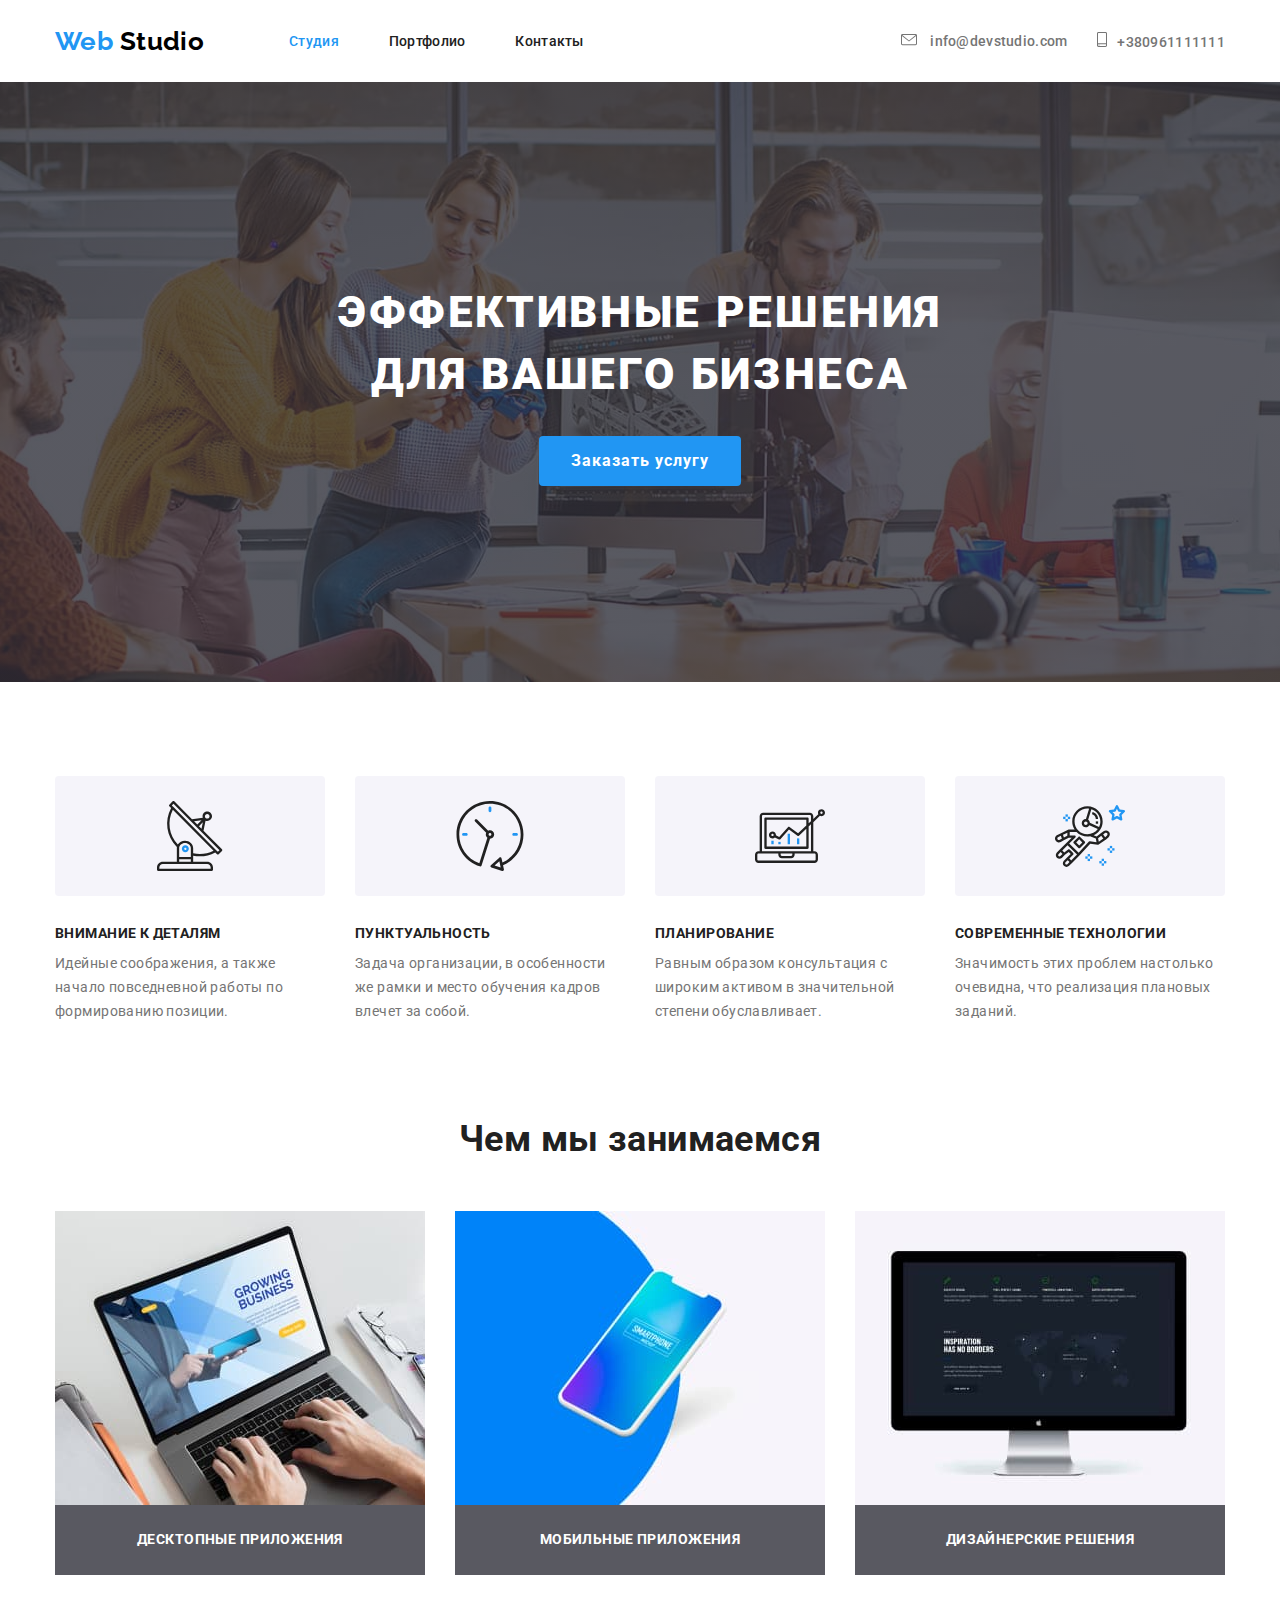
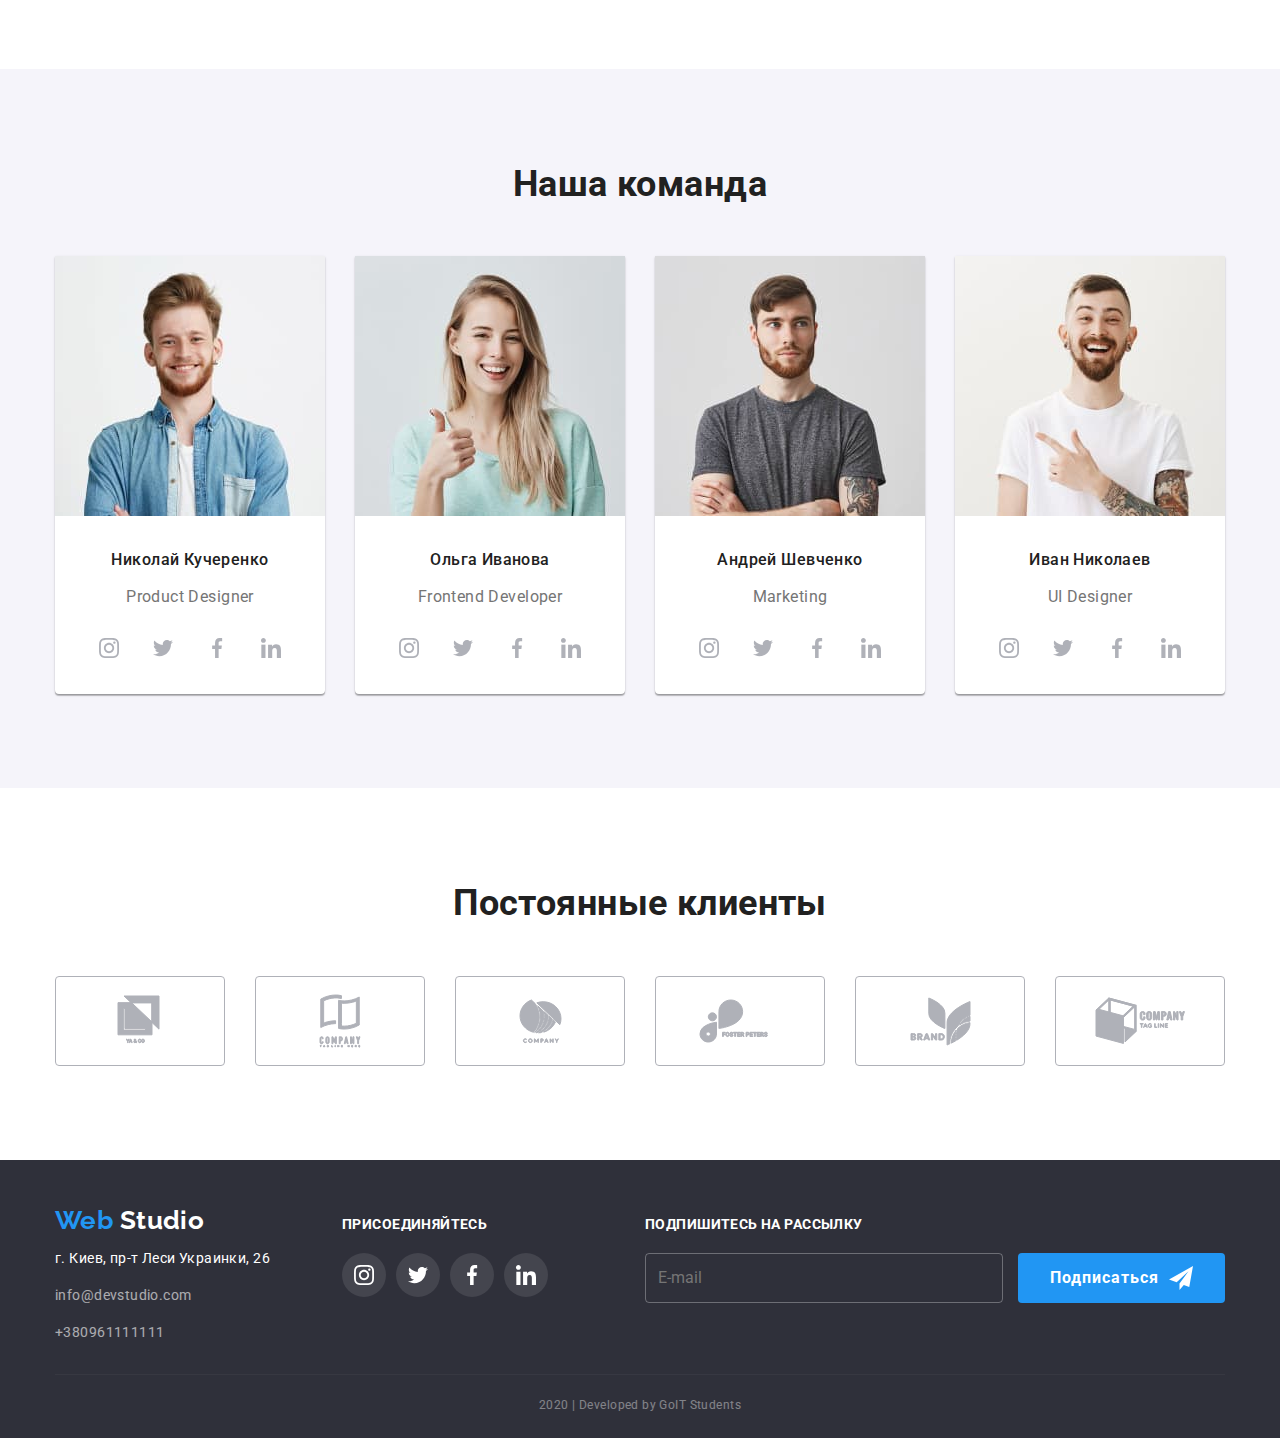
<file: index.html>
<!DOCTYPE html>
<html lang="ru">
  <head>
    <meta charset="UTF-8" />
    <meta name="viewport" content="width=device-width, initial-scale=1.0" />
    <meta http-equiv="X-UA-Compatible" content="IE=Edge" />
    <meta name="description" content="" />
    <link href="https://fonts.googleapis.com/css2?family=Raleway:wght@700&family=Roboto:wght@400;500;700;900&display=swap" rel="stylesheet" />
    <link rel="stylesheet" href="https://cdnjs.cloudflare.com/ajax/libs/modern-normalize/0.6.0/modern-normalize.min.css" />
    <link rel="stylesheet" href="./css/main.css" />
    <title>Студия</title>
  </head>

  <body>
    <!-- Top Line - Navigation panel -->
    <header>
      <div class="container nav">
        <nav class="main-nav">
          <a class="header-logo" href="./" lang="en"><span class="logo-item">Web</span>&nbsp;Studio</a>
          <ul class="site-nav">
            <li class="nav-item"><a class="nav-link current" href="./">Студия</a></li>
            <li class="nav-item"><a class="nav-link" href="./portfolio.html">Портфолио</a></li>
            <li class="nav-item"><a class="nav-link" href="#">Контакты</a></li>
          </ul>
        </nav>
        <ul class="header-adress">
          <li class="adress-item">
            <a class="adress-link" href="mailto:info@devstudio.com" lang="en"
              ><svg class="adress-icon">
                <use href="./images/sprite.svg#envelope-icon"></use>
              </svg>
              info@devstudio.com</a
            >
          </li>
          <li class="adress-item">
            <a class="adress-link" href="tel:+380961111111"
              ><svg class="phone-icon">
                <use href="./images/sprite.svg#phone-icon"></use></svg
              >+380961111111</a
            >
          </li>
        </ul>
      </div>
    </header>

    <!-- Main content -->
    <main>
      <!-- Hero -->
      <section class="hero">
        <h1 class="hero-title">Эффективные решения для вашего бизнеса</h1>
        <a class="main-button" href="#">Заказать услугу</a>
      </section>

      <!-- Benefits -->
      <section class="section benefits">
        <div class="container">
          <h2 class="visually-hidden">Преимущества работы с нами</h2>
          <!-- invisible heading-->
          <ul class="benefits-list">
            <li class="benefits-item">
              <h3 class="benefits-title">Внимание к деталям</h3>
              <p class="benefits-description">Идейные соображения, а также начало повседневной работы по формированию позиции.</p>
            </li>
            <li class="benefits-item">
              <h3 class="benefits-title">Пунктуальность</h3>
              <p class="benefits-description">Задача организации, в особенности же рамки и место обучения кадров влечет за собой.</p>
            </li>
            <li class="benefits-item">
              <h3 class="benefits-title">Планирование</h3>
              <p class="benefits-description">Равным образом консультация с широким активом в значительной степени обуславливает.</p>
            </li>
            <li class="benefits-item">
              <h3 class="benefits-title">Современные технологии</h3>
              <p class="benefits-description">Значимость этих проблем настолько очевидна, что реализация плановых заданий.</p>
            </li>
          </ul>
        </div>
      </section>

      <!-- Specialisation -->
      <section class="section">
        <div class="container">
          <h2 class="section-title">Чем мы занимаемся</h2>
          <ul class="specialisation-list">
            <li class="specialisation-list-item">
              <img class="specialisation-img" src="./images/notebook.jpg" alt="Ноутбук" width="370" height="294" />
              <h3 class="specialisation-list-title">Десктопные приложения</h3>
            </li>
            <li class="specialisation-list-item">
              <img class="specialisation-img" src="./images/mobile.jpg" alt="Смартфон" width="370" height="294" />
              <h3 class="specialisation-list-title">Мобильные приложения</h3>
            </li>
            <li class="specialisation-list-item">
              <img class="specialisation-img" src="./images/monitor.jpg" alt="Монитор" width="370" height="294" />
              <h3 class="specialisation-list-title">Дизайнерские решения</h3>
            </li>
          </ul>
        </div>
      </section>

      <!-- Team -->
      <section class="section team">
        <div class="container">
          <h2 class="section-title">Наша команда</h2>
          <ul class="team-list">
            <li class="team-list-item">
              <img class="team-img" src="./images/team/kucherenko.jpg" alt="Фото члена команды" lang="ru" width="270" height="260" />
              <h3 class="team-list-title">Николай Кучеренко</h3>
              <p class="team-description" lang="en">Product Designer</p>
              <ul class="social-link">
                <li class="social-link-item">
                  <a href="#" title="instagram" target="_blank" rel="noopener nofollow" aria-label="перейти на профиль в instagram">
                    <svg class="icon">
                      <use href="./images/sprite.svg#insta-icon"></use>
                    </svg>
                  </a>
                </li>
                <li class="social-link-item">
                  <a href="#" title="twitter" target="_blank" rel="noopener nofollow" aria-label="перейти на профиль в twitter">
                    <svg class="icon">
                      <use href="./images/sprite.svg#twitter-icon"></use>
                    </svg>
                  </a>
                </li>
                <li class="social-link-item">
                  <a href="#" title="facebook" target="_blank" rel="noopener nofollow" aria-label="перейти на страницу в facebook">
                    <svg class="icon">
                      <use href="./images/sprite.svg#facebook-icon"></use>
                    </svg>
                  </a>
                </li>
                <li class="social-link-item">
                  <a href="#" title="linkedin" target="_blank" rel="noopener nofollow" aria-label="перейти на страницу в linkedin">
                    <svg class="icon">
                      <use href="./images/sprite.svg#linkedin-icon"></use>
                    </svg>
                  </a>
                </li>
              </ul>
            </li>
            <li class="team-list-item">
              <img class="team-img" src="./images/team/ivanova.jpg" alt="Фото члена команды" lang="ru" width="270" height="260" />
              <h3 class="team-list-title">Ольга Иванова</h3>
              <p class="team-description" lang="en">Frontend Developer</p>
              <ul class="social-link">
                <li class="social-link-item">
                  <a href="#" title="instagram" target="_blank" rel="noopener nofollow" aria-label="перейти на профиль в instagram">
                    <svg class="icon">
                      <use href="./images/sprite.svg#insta-icon"></use>
                    </svg>
                  </a>
                </li>
                <li class="social-link-item">
                  <a href="#" title="twitter" target="_blank" rel="noopener nofollow" aria-label="перейти на профиль в twitter">
                    <svg class="icon">
                      <use href="./images/sprite.svg#twitter-icon"></use>
                    </svg>
                  </a>
                </li>
                <li class="social-link-item">
                  <a href="#" title="facebook" target="_blank" rel="noopener nofollow" aria-label="перейти на страницу в facebook">
                    <svg class="icon">
                      <use href="./images/sprite.svg#facebook-icon"></use>
                    </svg>
                  </a>
                </li>
                <li class="social-link-item">
                  <a href="#" title="linkedin" target="_blank" rel="noopener nofollow" aria-label="перейти на страницу в linkedin">
                    <svg class="icon">
                      <use href="./images/sprite.svg#linkedin-icon"></use>
                    </svg>
                  </a>
                </li>
              </ul>
            </li>
            <li class="team-list-item">
              <img class="team-img" src="./images/team/shevchenko.jpg" alt="Фото члена команды" lang="ru" width="270" height="260" />
              <h3 class="team-list-title">Андрей Шевченко</h3>
              <p class="team-description" lang="en">Marketing</p>
              <ul class="social-link">
                <li class="social-link-item">
                  <a href="#" title="instagram" target="_blank" rel="noopener nofollow" aria-label="перейти на профиль в instagram">
                    <svg class="icon">
                      <use href="./images/sprite.svg#insta-icon"></use>
                    </svg>
                  </a>
                </li>
                <li class="social-link-item">
                  <a href="#" title="twitter" target="_blank" rel="noopener nofollow" aria-label="перейти на профиль в twitter">
                    <svg class="icon">
                      <use href="./images/sprite.svg#twitter-icon"></use>
                    </svg>
                  </a>
                </li>
                <li class="social-link-item">
                  <a href="#" title="facebook" target="_blank" rel="noopener nofollow" aria-label="перейти на страницу в facebook">
                    <svg class="icon">
                      <use href="./images/sprite.svg#facebook-icon"></use>
                    </svg>
                  </a>
                </li>
                <li class="social-link-item">
                  <a href="#" title="linkedin" target="_blank" rel="noopener nofollow" aria-label="перейти на страницу в linkedin">
                    <svg class="icon">
                      <use href="./images/sprite.svg#linkedin-icon"></use>
                    </svg>
                  </a>
                </li>
              </ul>
            </li>
            <li class="team-list-item">
              <img class="team-img" src="./images/team/nikolaev.jpg" alt="Фото члена команды" lang="ru" width="270" height="260" />
              <h3 class="team-list-title">Иван Николаев</h3>
              <p class="team-description" lang="en">UI Designer</p>
              <ul class="social-link">
                <li class="social-link-item">
                  <a href="#" title="instagram" target="_blank" rel="noopener nofollow" aria-label="перейти на профиль в instagram">
                    <svg class="icon">
                      <use href="./images/sprite.svg#insta-icon"></use>
                    </svg>
                  </a>
                </li>
                <li class="social-link-item">
                  <a href="#" title="twitter" target="_blank" rel="noopener nofollow" aria-label="перейти на профиль в twitter">
                    <svg class="icon">
                      <use href="./images/sprite.svg#twitter-icon"></use>
                    </svg>
                  </a>
                </li>
                <li class="social-link-item">
                  <a href="#" title="facebook" target="_blank" rel="noopener nofollow" aria-label="перейти на страницу в facebook">
                    <svg class="icon">
                      <use href="./images/sprite.svg#facebook-icon"></use>
                    </svg>
                  </a>
                </li>
                <li class="social-link-item">
                  <a href="#" title="linkedin" target="_blank" rel="noopener nofollow" aria-label="перейти на страницу в linkedin">
                    <svg class="icon">
                      <use href="./images/sprite.svg#linkedin-icon"></use>
                    </svg>
                  </a>
                </li>
              </ul>
            </li>
          </ul>
        </div>
      </section>

      <!-- Clients -->
      <section class="section">
        <div class="container">
          <h2 class="section-title">Постоянные клиенты</h2>
          <ul class="clients-list">
            <li class="clients-list-item">
              <a class="link-clients" href="#" target="_blank" rel="noopener nofollow" aria-label="перейти на сайт компании Ya&Co">
                <svg class="clients-icon">
                  <use href="./images/sprite.svg#client1"></use>
                </svg>
              </a>
            </li>
            <li class="clients-list-item">
              <a class="link-clients" href="#" target="_blank" rel="noopener nofollow" aria-label="перейти на сайт компании Tagline here company">
                <svg class="clients-icon">
                  <use href="./images/sprite.svg#client2"></use>
                </svg>
              </a>
            </li>
            <li class="clients-list-item">
              <a class="link-clients" href="#" target="_blank" rel="noopener nofollow" aria-label="перейти на сайт компании Company">
                <svg class="clients-icon">
                  <use href="./images/sprite.svg#client3"></use>
                </svg>
              </a>
            </li>
            <li class="clients-list-item">
              <a class="link-clients" href="#" target="_blank" rel="noopener nofollow" aria-label="перейти на сайт компании Foster Peters">
                <svg class="clients-icon">
                  <use href="./images/sprite.svg#client4"></use>
                </svg>
              </a>
            </li>
            <li class="clients-list-item">
              <a class="link-clients" href="#" target="_blank" rel="noopener nofollow" aria-label="перейти на сайт компании Brand">
                <svg class="clients-icon">
                  <use href="./images/sprite.svg#client5"></use>
                </svg>
              </a>
            </li>
            <li class="clients-list-item">
              <a class="link-clients" href="#" target="_blank" rel="noopener nofollow" aria-label="перейти на сайт компании Tag line company">
                <svg class="clients-icon">
                  <use href="./images/sprite.svg#client6"></use>
                </svg>
              </a>
            </li>
          </ul>
        </div>
      </section>
    </main>

    <!-- Footer -->
    <footer class="footer">
      <div class="container">
        <div class="main-footer">
          <div class="adress-block">
            <a class="footer-logo" href="./" lang="en"><span class="logo-item">Web</span>&nbsp;Studio</a>
            <address class="footer-adress">
              <a class="footer-adress-link adress" href="https://goo.gl/maps/uhBHnLKwiFKhSQN66" target="_blank" rel="noopener nofollow" aria-label="перейти в Google Maps">г. Киев, пр-т Леси Украинки, 26</a>
              <a class="footer-adress-link" href="mailto:info@devstudio.com" lang="en">info@devstudio.com</a>
              <a class="footer-adress-link" href="tel:+380961111111">+380961111111</a>
            </address>
          </div>
          <div class="social-block">
            <b class="request">Присоединяйтесь</b>
            <ul class="social-link">
              <li class="social-link-item">
                <a href="#" title="instagram" target="_blank" rel="noopener nofollow" aria-label="перейти на профиль в instagram">
                  <svg class="icon">
                    <use href="./images/sprite.svg#insta-icon"></use>
                  </svg>
                </a>
              </li>
              <li class="social-link-item">
                <a href="#" title="twitter" target="_blank" rel="noopener nofollow" aria-label="перейти на профиль в twitter">
                  <svg class="icon">
                    <use href="./images/sprite.svg#twitter-icon"></use>
                  </svg>
                </a>
              </li>
              <li class="social-link-item">
                <a href="#" title="facebook" target="_blank" rel="noopener nofollow" aria-label="перейти на страницу в facebook">
                  <svg class="icon">
                    <use href="./images/sprite.svg#facebook-icon"></use>
                  </svg>
                </a>
              </li>
              <li class="social-link-item">
                <a href="#" title="linkedin" target="_blank" rel="noopener nofollow" aria-label="перейти на страницу в linkedin">
                  <svg class="icon">
                    <use href="./images/sprite.svg#linkedin-icon"></use>
                  </svg>
                </a>
              </li>
            </ul>
          </div>
          <div>
            <b class="request">Подпишитесь на рассылку</b>
            <form action="#" method="POST" id="subscribe">
              <input class="input-email" type="email" name="subscribe" id="subscribe" placeholder="E-mail" autocomplete="on" required />
              <button form="subscribe" type="submit" value="Подписаться" class="subscribe-button">Подписаться</button>
            </form>
          </div>
        </div>

        <p class="copyright" lang="en">2020 | Developed by GoIT Students</p>
      </div>
    </footer>
  </body>
</html>
</file>
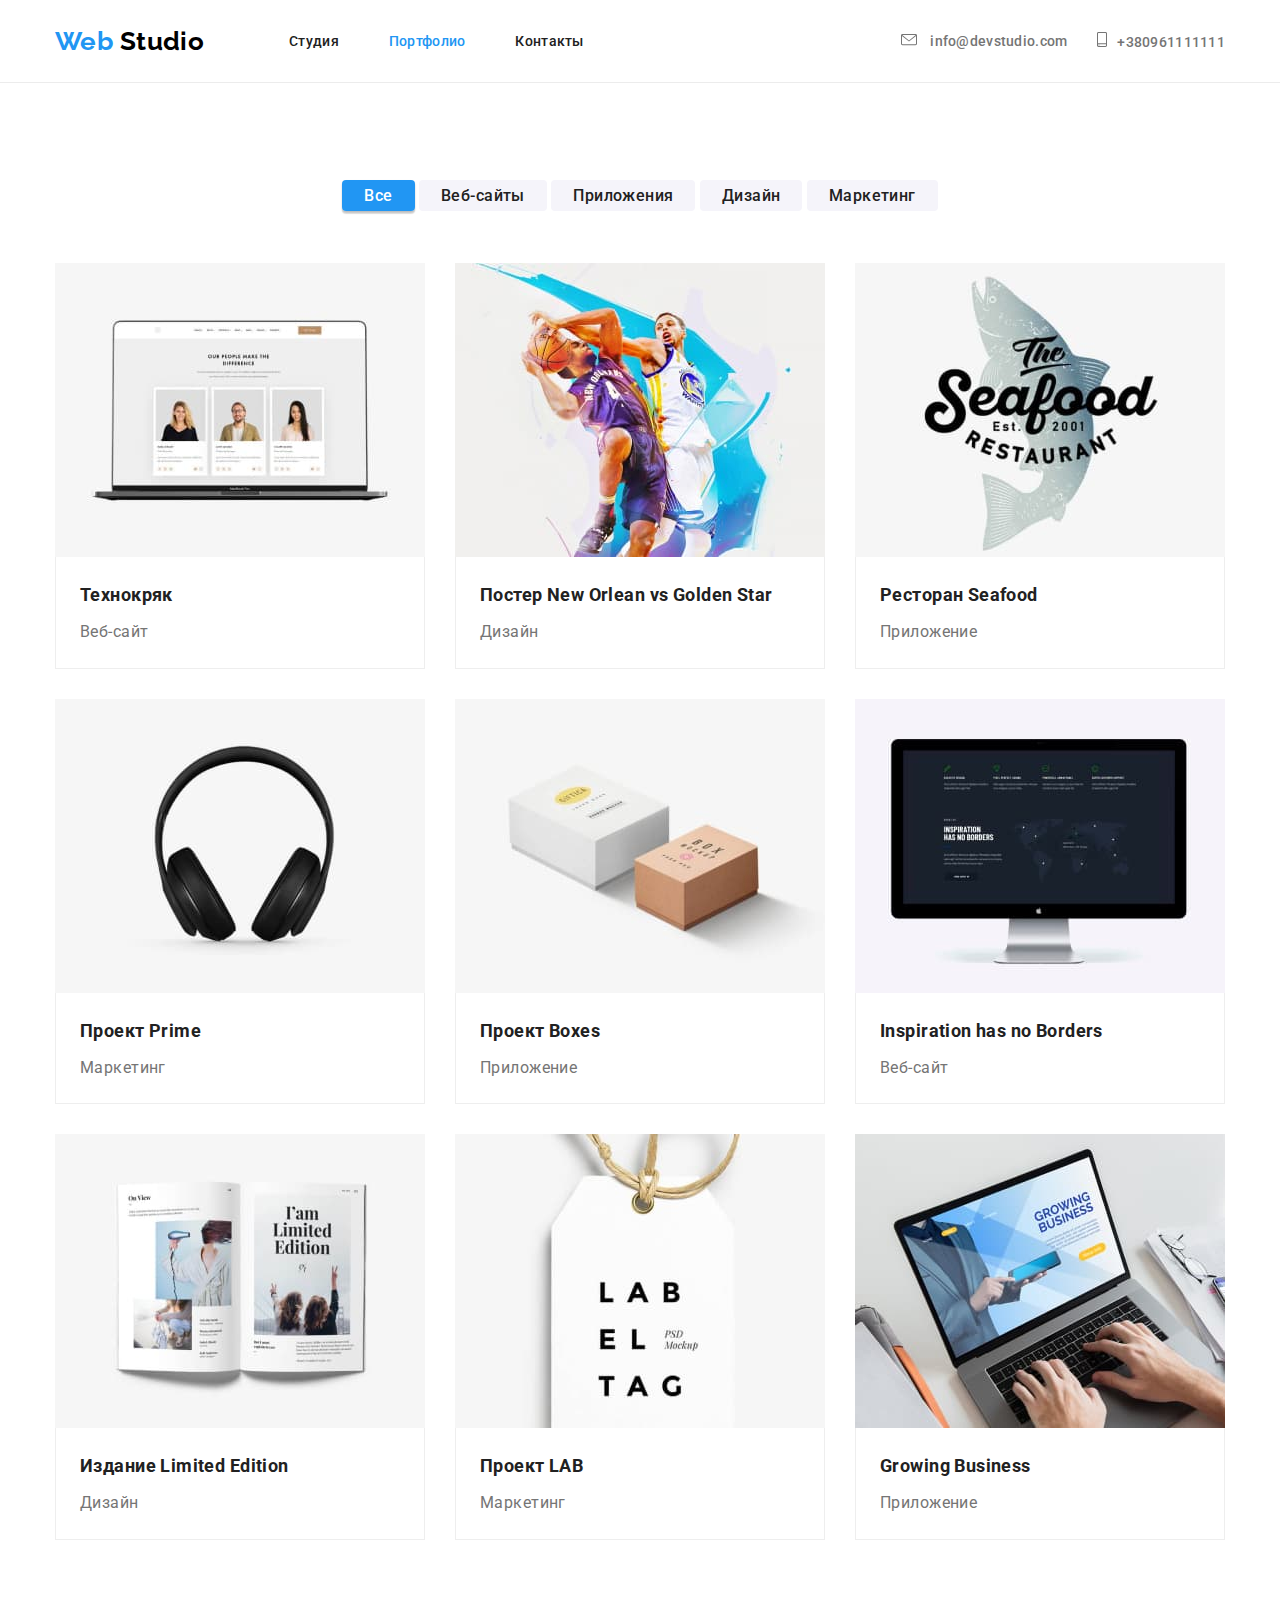
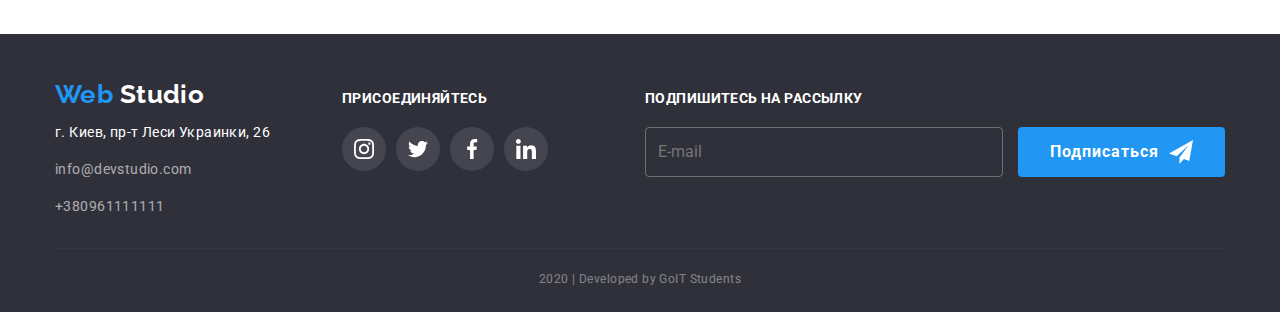
<file: portfolio.html>
<!DOCTYPE html>
<html lang="ru">
  <head>
    <meta charset="UTF-8" />
    <meta name="viewport" content="width=device-width, initial-scale=1.0" />
    <meta http-equiv="X-UA-Compatible" content="IE=Edge" />
    <meta name="description" content="" />
    <link href="https://fonts.googleapis.com/css2?family=Raleway:wght@700&family=Roboto:wght@400;500;700;900&display=swap" rel="stylesheet" />
    <link rel="stylesheet" href="https://cdnjs.cloudflare.com/ajax/libs/modern-normalize/0.6.0/modern-normalize.min.css" />
    <link rel="stylesheet" href="./css/main.css" />
    <title>Портфолио</title>
  </head>

  <body>
    <!-- Top Line - Navigation panel -->
    <header class="border">
      <div class="container nav">
        <nav class="main-nav">
          <a class="header-logo" href="./" lang="en"><span class="logo-item">Web</span>&nbsp;Studio</a>
          <ul class="site-nav">
            <li class="nav-item"><a class="nav-link" href="./">Студия</a></li>
            <li class="nav-item"><a class="nav-link current" href="./portfolio.html">Портфолио</a></li>
            <li class="nav-item"><a class="nav-link" href="#">Контакты</a></li>
          </ul>
        </nav>
        <ul class="header-adress">
          <li class="adress-item">
            <a class="adress-link" href="mailto:info@devstudio.com" lang="en"><svg class="adress-icon">
                <use href="./images/sprite.svg#envelope-icon"></use>
              </svg>
              info@devstudio.com</a>
          </li>
          <li class="adress-item">
            <a class="adress-link" href="tel:+380961111111"><svg class="phone-icon">
                <use href="./images/sprite.svg#phone-icon"></use>
              </svg>+380961111111</a>
          </li>
        </ul>
      </div>
    </header>

    <!-- Main content -->
    <main class="portfolio">
      <section class="section projects">
        <div class="container">
          <!-- Filter options -->
          <div class="sort">
            <form action="#" method="post">
              <input class="sort-button" type="radio" name="filter" id="all" value="Все" placeholder="Все" checked />
              <label class="sort-label" for="all">Все</label>
              <input class="sort-button" type="radio" name="filter" id="web-site" value="Веб-сайты" />
              <label class="sort-label" for="web-site">Веб-сайты</label>
              <input class="sort-button" type="radio" name="filter" id="application" value="Приложения" />
              <label class="sort-label" for="application">Приложения</label>
              <input class="sort-button" type="radio" name="filter" id="design" value="Дизайн" />
              <label class="sort-label" for="design">Дизайн</label>
              <input class="sort-button" type="radio" name="filter" id="marketing" value="Маркетинг" />
              <label class="sort-label" for="marketing">Маркетинг</label>
            </form>
          </div>

          <!-- Projects -->

          <h1 class="visually-hidden">Наши работы</h1>
          <ul class="projects-list">
            <li class="projects-list-item">
              <a href="#">
                <img src="./images/portfolio/project1.jpg" alt="" width="370" height="294" />
                <div class="projects-content">
                  <h2 class="projects-title">Технокряк</h2>
                  <p class="projects-description">Веб-сайт</p>
                </div>
                <p class="projects-item-description">Технокряк это современная площадка распространения коронавируса. Компании используют эту платформу для цифрового шпионажа и атак на защищённые сервера конкурентов.</p>
              </a>
            </li>
            <li class="projects-list-item">
              <a href="#">
                <img src="./images/portfolio/project2.jpg" alt="" width="370" height="294" />
                <div class="projects-content"><h2 class="projects-title">Постер <span lang="en">New Orlean vs Golden Star</span></h2>
                <p class="projects-description">Дизайн</p>
                </div>
                <p class="projects-item-description">Lorem ipsum dolor sit amet consectetur adipisicing elit. Eveniet inventore voluptate maiores. Sint corrupti recusandae vitae modi deleniti dignissimos vel!</p>
              </a>
            </li>
            <li class="projects-list-item">
              <a href="#">
                <img src="./images/portfolio/project3.jpg" alt="" width="370" height="294" />
                <div class="projects-content"><h2 class="projects-title">Ресторан <span lang="en">Seafood</span></h2>
                <p class="projects-description">Приложение</p>
                </div>
                <p class="projects-item-description">Lorem ipsum dolor sit amet consectetur adipisicing elit. Eveniet inventore voluptate maiores. Sint corrupti recusandae vitae modi deleniti dignissimos vel!</p>
              </a>
            </li>
            <li class="projects-list-item">
              <a href="#">
                <img src="./images/portfolio/project4.jpg" alt="" width="370" height="294" />
                <div class="projects-content"><h2 class="projects-title">Проект <span lang="en">Prime</span></h2>
                <p class="projects-description">Маркетинг</p>
                </div>
                <p class="projects-item-description">Lorem ipsum dolor sit amet consectetur adipisicing elit. Eveniet inventore voluptate maiores. Sint corrupti recusandae vitae modi deleniti dignissimos vel!</p>
              </a>
            </li>
            <li class="projects-list-item">
              <a href="#">
                <img src="./images/portfolio/project5.jpg" alt="" width="370" height="294" />
                <div class="projects-content"><h2 class="projects-title">Проект <span lang="en">Boxes</span></h2>
                <p class="projects-description">Приложение</p>
                </div>
                <p class="projects-item-description">Lorem ipsum dolor sit amet consectetur adipisicing elit. Eveniet inventore voluptate maiores. Sint corrupti recusandae vitae modi deleniti dignissimos vel!</p>
              </a>
            </li>
            <li class="projects-list-item">
              <a href="#">
                <img src="./images/portfolio/project6.jpg" alt="" width="370" height="294" />
                <div class="projects-content"><h2 class="projects-title" lang="en">Inspiration has no Borders</h2>
                <p class="projects-description">Веб-сайт</p>
                </div>
                <p class="projects-item-description">Lorem ipsum dolor sit amet consectetur adipisicing elit. Eveniet inventore voluptate maiores. Sint corrupti recusandae vitae modi deleniti dignissimos vel!</p>
              </a>
            </li>
            <li class="projects-list-item">
              <a href="#">
                <img src="./images/portfolio/project7.jpg" alt="" width="370" height="294" />
                <div class="projects-content"><h2 class="projects-title">Издание <span lang="en">Limited Edition</span></h2>
                <p class="projects-description">Дизайн</p>
                <p class="projects-item-description">Lorem ipsum dolor sit amet consectetur adipisicing elit. Eveniet inventore voluptate maiores. Sint corrupti recusandae vitae modi deleniti dignissimos vel!</p>
              </a>
            </li>
            <li class="projects-list-item">
              <a href="#">
                <img src="./images/portfolio/project8.jpg" alt="" width="370" height="294" />
                <div class="projects-content"><h2 class="projects-title">Проект <span lang="en">LAB</span></h2>
                <p class="projects-description">Маркетинг</p>
                <p class="projects-item-description">Lorem ipsum dolor sit amet consectetur adipisicing elit. Eveniet inventore voluptate maiores. Sint corrupti recusandae vitae modi deleniti dignissimos vel!</p>
              </a>
            </li>
            <li class="projects-list-item">
              <a href="#">
                <img src="./images/portfolio/project9.jpg" alt="" width="370" height="294" />
                <div class="projects-content"><h2 class="projects-title" lang="en">Growing Business</h2>
                <p class="projects-description">Приложение</p>
                <p class="projects-item-description">Lorem ipsum dolor sit amet consectetur adipisicing elit. Eveniet inventore voluptate maiores. Sint corrupti recusandae vitae modi deleniti dignissimos vel!</p>
              </a>
            </li>
          </ul>
        </div>
      </section>
    </main>

    <!-- Footer -->
      <footer class="footer">
        <div class="container">
          <div class="main-footer">
            <div class="adress-block">
              <a class="footer-logo" href="./" lang="en"><span class="logo-item">Web</span>&nbsp;Studio</a>
              <address class="footer-adress">
                <a class="footer-adress-link adress" href="https://goo.gl/maps/uhBHnLKwiFKhSQN66" target="_blank"
                  rel="noopener nofollow" aria-label="перейти в Google Maps">г. Киев, пр-т Леси Украинки, 26</a>
                <a class="footer-adress-link" href="mailto:info@devstudio.com" lang="en">info@devstudio.com</a>
                <a class="footer-adress-link" href="tel:+380961111111">+380961111111</a>
              </address>
            </div>
            <div class="social-block">
              <b class="request">Присоединяйтесь</b>
              <ul class="social-link">
                <li class="social-link-item">
                  <a href="#" title="instagram" target="_blank" rel="noopener nofollow"
                    aria-label="перейти на профиль в instagram">
                    <svg class="icon">
                      <use href="./images/sprite.svg#insta-icon"></use>
                    </svg>
                  </a>
                </li>
                <li class="social-link-item">
                  <a href="#" title="twitter" target="_blank" rel="noopener nofollow"
                    aria-label="перейти на профиль в twitter">
                    <svg class="icon">
                      <use href="./images/sprite.svg#twitter-icon"></use>
                    </svg>
                  </a>
                </li>
                <li class="social-link-item">
                  <a href="#" title="facebook" target="_blank" rel="noopener nofollow"
                    aria-label="перейти на страницу в facebook">
                    <svg class="icon">
                      <use href="./images/sprite.svg#facebook-icon"></use>
                    </svg>
                  </a>
                </li>
                <li class="social-link-item">
                  <a href="#" title="linkedin" target="_blank" rel="noopener nofollow"
                    aria-label="перейти на страницу в linkedin">
                    <svg class="icon">
                      <use href="./images/sprite.svg#linkedin-icon"></use>
                    </svg>
                  </a>
                </li>
              </ul>
            </div>
            <div>
              <b class="request">Подпишитесь на рассылку</b>
            <form action="#" method="POST" id="subscribe">
              <input class="input-email" type="email" name="subscribe" id="subscribe" placeholder="E-mail" autocomplete="on" required />
              <button form="subscribe" type="submit" value="Подписаться" class="subscribe-button">Подписаться</button>
            </form>
            </div>
          </div>
      
          <p class="copyright" lang="en">2020 | Developed by GoIT Students</p>
        </div>
      </footer>
  </body>
</html>
</file>
<file: css/main.css>
html {
  box-sizing: border-box;
}

:root {
  --primary-text-color: #212121;
  --secondary-color: #757575;
  --accent-color: #2196f3;
  --primary-white-color: #ffffff;
  --secondary-bg-color: #f5f4fa;
  --icon-color: #afb1b8;
}

body {
  background-color: var(--primary-white-color);
  color: var(--primary-text-color);
  font-family: Roboto, sans-serif;
  font-size: 14px;
  line-height: 1.7;
  font-weight: 400;
  letter-spacing: 0.03em;
}

.container {
  width: 1200px;
  margin: 0 auto;
  padding-left: 15px;
  padding-right: 15px;
}

h3 {
  font-size: inherit;
  letter-spacing: inherit;
}

ul {
  list-style: none;
  padding: 0;
  margin: 0;
}

address {
  font-style: inherit;
}

a {
  color: inherit;
  text-decoration: none;
}

button {
  border: none;
  outline: none;
  background-color: none;
}

.visually-hidden {
  display: none; /* Temporally */
}

/* HEADER */

.border {
  border-bottom: 1px solid #ececec;
}

/* Site nav */
.nav,
.site-nav,
.header-adress,
.main-nav,
.main-footer {
  display: flex;
  justify-content: space-between;
  align-items: center;
}

.site-nav {
  margin-left: 85px;
}

.nav-item:not(:last-child) {
  margin-right: 50px;
}

.adress-item + .adress-item {
  margin-left: 30px;
}

.nav-link,
.adress-link {
  display: block;
  padding-top: 32px;
  padding-bottom: 32px;

  line-height: 1.1;
  letter-spacing: 0.02em;
  font-weight: 500;
}

.adress-link {
  color: var(--secondary-color);
  fill: var(--secondary-color);
}

.nav-link:hover,
.nav-link:focus,
.adress-link:hover,
.adress-link:focus,
.footer-adress-link:hover,
.footer-adress-link:focus,
.logo-item,
.current {
  color: var(--accent-color);
  fill: var(--accent-color);
}

.adress-icon {
  width: 16px;
  height: 12px;
  margin-right: 10px;
}

.phone-icon {
  width: 10px;
  height: 15px;
  margin-right: 10px;
}

/* Logo */

.header-logo,
.header-logo:hover,
.header-logo:focus,
.footer-logo {
  color: #000000;
  font-family: Raleway, sans-serif;
  font-size: 26px;
  font-weight: 700;
  line-height: 1.2;
}

/* FOOTER */

.footer,
.footer-logo,
.footer-logo:hover,
.footer-logo:focus {
  color: var(--primary-white-color);
}

.footer {
  background-color: #2f303a;
  padding-top: 45px;
}

.main-footer {
  align-items: baseline;
  margin-bottom: 28px;
}

.footer-logo {
  display: block;
  margin-bottom: 8px;
}

.adress-block {
  margin-right: 69px;
}

.social-block {
  margin-right: 94px;
}

.request {
  display: block;
  margin-bottom: 20px;
}

.footer .icon {
  fill: var(--primary-white-color);
  background-color: rgba(255, 255, 255, 0.1);
  border-radius: 50%;
}

.footer-adress {
  display: flex;
  flex-direction: column;
}

.footer-adress-link:not(:last-child) {
  margin-bottom: 9px;
}

.footer-adress-link {
  display: inline-block;
  opacity: 0.6;
  line-height: 2;
}

.footer-adress-link.adress {
  opacity: 1;
}

.input-email {
  min-width: 358px;
  height: 50px;
  border: 1px solid rgba(255, 255, 255, 0.3);
  border-radius: 4px;
  margin-right: 12px;
  padding-left: 12px;

  background-color: transparent;
  font-size: 16px;
  line-height: 1.9;
}

.copyright {
  border-top: 1px solid rgba(255, 255, 255, 0.1);
  padding-top: 18px;
  padding-bottom: 21px;

  margin-top: 0;
  margin-bottom: 0;

  opacity: 0.4;
  font-size: 12px;
  line-height: 2;
  text-align: center;
}

/* Hero */

.hero {
  /* max-width: 1600px; */
  height: 600px;

  background-image: linear-gradient(to right, rgba(47, 48, 58, 0.8), rgba(47, 48, 58, 0.8)), url(../images/hero.jpg);
  background-repeat: no-repeat;
  background-position: center;
  background-size: cover;

  margin-left: auto;
  margin-right: auto;
  padding-top: 200px;
  padding-bottom: 200px;

  text-align: center;
}

.hero-title {
  color: var(--primary-white-color);

  font-size: 44px;
  font-weight: 900;
  line-height: 1.4;
  letter-spacing: 0.06em;
  text-transform: uppercase;

  width: 696px;
  margin: 0 auto 30px;
}

/* Section */

.section {
  padding-top: 94px;
  padding-bottom: 94px;
}

.section-title {
  font-size: 36px;
  line-height: 1.2;
  text-align: center;

  margin: 0 auto 50px;
}

/* Benefits */

.benefits {
  padding-bottom: 0;
}

.benefits-title,
.specialisation-list-title,
.request {
  text-transform: uppercase;
  line-height: 1.14;
}

.benefits-title {
  margin-top: 0;
  margin-bottom: 10px;
}

.benefits-description,
.team-description,
.projects-description {
  color: var(--secondary-color);

  margin-top: 0;
  margin-bottom: 0;
}

.benefits-item {
  width: calc((100% - 90px) / 4);
}

.benefits-item::before {
  display: block;
  content: '';
  background-color: var(--secondary-bg-color);
  background-repeat: no-repeat;
  background-position: center;

  height: 120px;
  margin-bottom: 30px;
  border-radius: 4px;
}

.benefits-item:nth-child(1)::before {
  background-image: url(../images/icons/antena.svg);
}

.benefits-item:nth-child(2)::before {
  background-image: url(../images/icons/clock.svg);
}

.benefits-item:nth-child(3)::before {
  background-image: url(../images/icons/diagram.svg);
}

.benefits-item:nth-child(4)::before {
  background-image: url(../images/icons/astronaut.svg);
}

/* Specialisation */

.specialisation-list-title {
  background-color: rgba(47, 48, 58, 0.8);
  color: var(--primary-white-color);

  text-align: center;
  margin-top: 0;
  margin-bottom: 0;
  padding-top: 27px;
  padding-bottom: 27px;
}

.specialisation-img {
  display: block;
}

/* Team */

.team {
  background-color: var(--secondary-bg-color);
  text-align: center;
}

.team-list,
.specialisation-list,
.benefits-list,
.clients-list {
  display: flex;
  justify-content: space-between;
}

.team-list-item {
  font-size: 16px;
  text-transform: capitalize;
  text-align: center;
  background-color: var(--primary-white-color);

  box-shadow: 0px 2px 1px rgba(0, 0, 0, 0.2), 0px 1px 1px rgba(0, 0, 0, 0.14), 0px 1px 3px rgba(0, 0, 0, 0.12);
  border-radius: 0px 0px 4px 4px;

  width: 270px;
  padding-bottom: 24px;
}

.team-img {
  display: block;
  margin-bottom: 30px;
}

.team-list-title {
  font-weight: 500;
  margin-top: 0;
  margin-bottom: 10px;
}

.team-description {
  margin-bottom: 16px;
}

/* Clients, cliens logo*/

.clients-list-item {
  height: 90px;
}

.link-clients {
  display: inline-flex;
}

.clients-icon {
  width: 170px;
  height: 90px;

  fill: var(--icon-color);
  background-color: var(--primary-white-color);
  stroke: var(--icon-color);
}
.clients-icon:hover {
  fill: var(--accent-color);
  stroke: var(--accent-color);
}

/* Button */

.main-button,
.subscribe-button {
  display: inline-flex;
  align-items: center;
  min-width: 200px;
  padding: 10px 32px;
  border-radius: 4px;
  cursor: pointer;

  color: var(--primary-white-color);
  background-color: var(--accent-color);

  font-size: 16px;
  font-weight: 700;
  line-height: 1.9;
  letter-spacing: 0.06em;
}

.main-button:hover,
.main-button:focus {
  background-color: #188ce8;
}

.main-button:active {
  box-shadow: inset 0px 2px 2px rgba(0, 0, 0, 0.3);
}

.subscribe-button::after {
  width: 24px;
  height: 24px;
  content: '';
  margin-left: 10px;
  background-image: url(../images/icons/send.svg);
  background-size: content;
}

/* social icons, social icon team*/

.icon {
  width: 44px;
  height: 44px;
  fill: var(--icon-color);
}

.icon:hover {
  fill: var(--primary-white-color);
  background-color: var(--accent-color);
  border-radius: 50%;
}

.social-link {
  display: flex;
  justify-content: center;
  height: 44px;
}

.social-link-item:not(:last-child) {
  margin-right: 10px;
}

.social-link a {
  display: inline-flex;
}

/* Portfolio page */

.portfolio,
.projects-title {
  font-size: 18px;
  line-height: 2;
}

.projects-list {
  display: flex;
  flex-wrap: wrap;
  margin: -15px;
}

.projects-item-description {
  display: none; /*Temporarilly*/
  color: var(--primary-white-color);
  background-color: var(--accent-color);
  line-height: 1.6;
}

.projects-list-item {
  width: 370px;
  margin: 15px;
}

.projects-list-item:hover {
  box-shadow: 1px 4px 6px rgba(0, 0, 0, 0.16), 0px 4px 4px rgba(0, 0, 0, 0.06), 0px 1px 1px rgba(0, 0, 0, 0.12);
}

.projects-list-item img,
.projects-list-item a {
  display: block;
}

.projects-description {
  font-size: 16px;
  line-height: 1.9;
}

.projects-content {
  padding: 20px 24px;
  border: 1px solid #eeeeee;
  border-top: 0;
}

.projects-title {
  margin-top: 0;
  margin-bottom: 4px;
}

/* Sort button */

.sort {
  display: flex;
  justify-content: center;
  margin-bottom: 50px;
}

.sort-label {
  background-color: var(--secondary-bg-color);
  font-size: 16px;
  line-height: 1.6;
  font-weight: 500;
  cursor: pointer;

  border-radius: 4px;
  padding: 6px 22px;
  margin-left: 0;
}

.sort-button:checked + label,
.sort-button:hover + label {
  color: var(--primary-white-color);
  background-color: var(--accent-color);
  box-shadow: 0px 2px 2px rgba(0, 0, 0, 0.12), 0px 1px 2px rgba(0, 0, 0, 0.08), 0px 3px 1px rgba(0, 0, 0, 0.1);
}

.sort-button {
  display: none;
}
</file>
